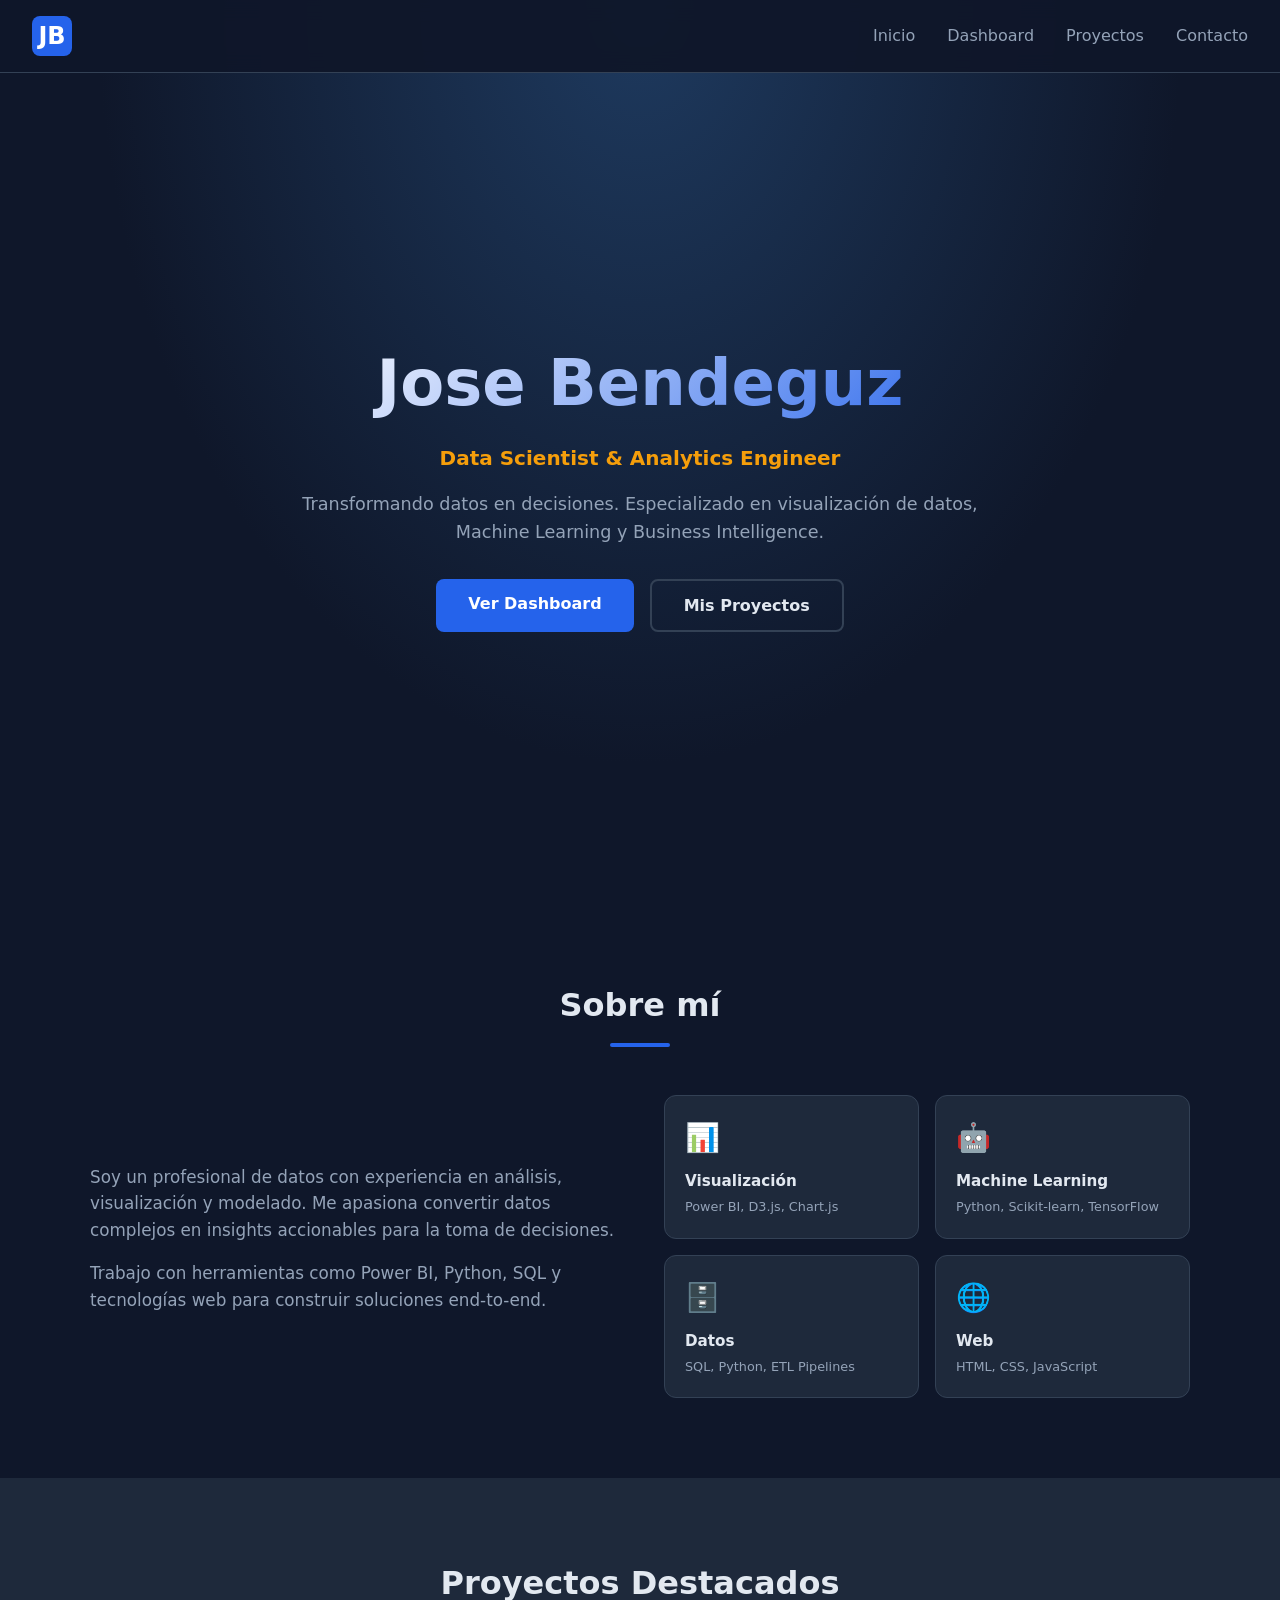
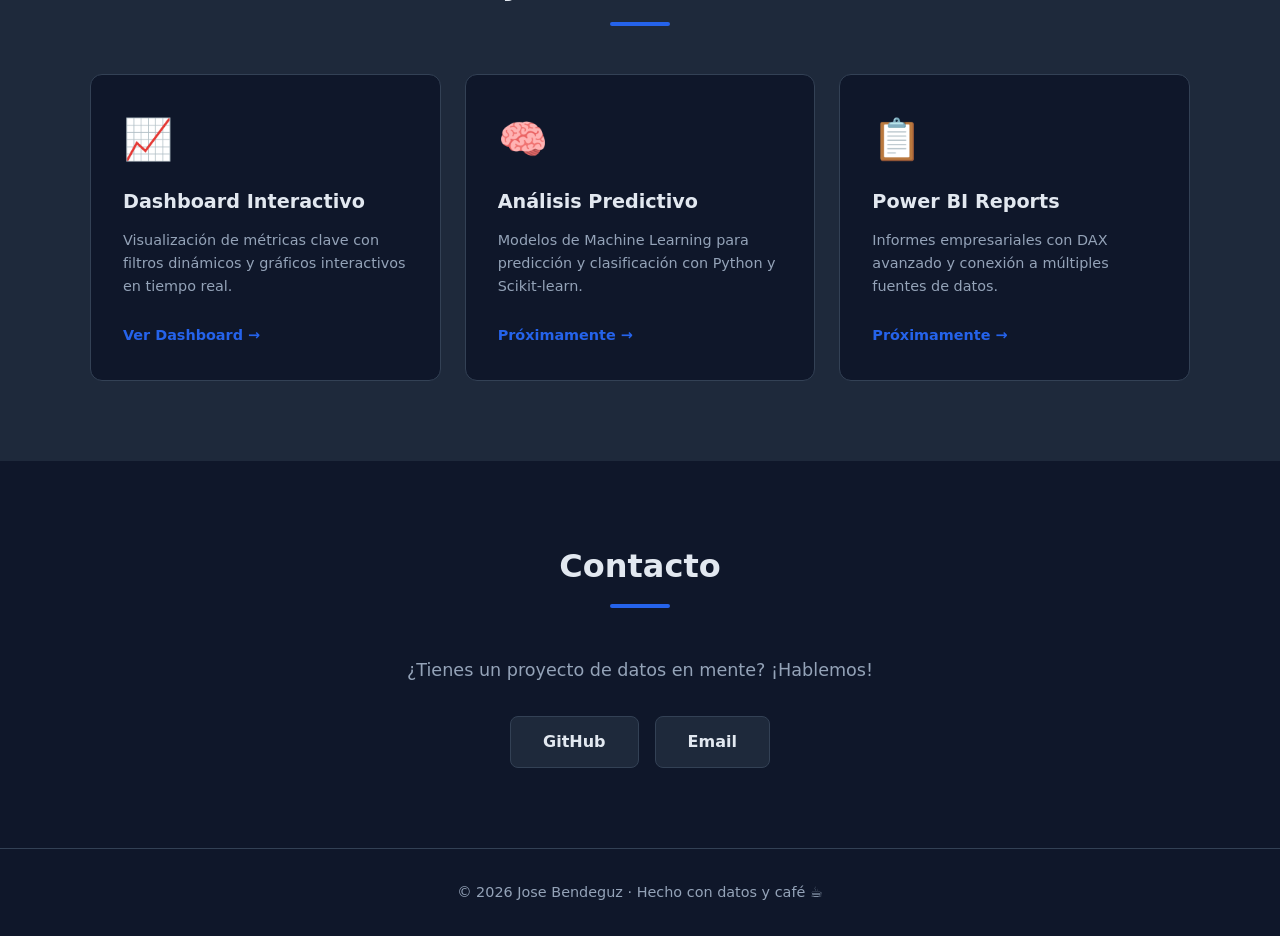
<file: index.html>
<!DOCTYPE html>
<html lang="es">
<head>
    <meta charset="UTF-8">
    <meta name="viewport" content="width=device-width, initial-scale=1.0">
    <title>Jose Bendeguz | Data Portfolio</title>
    <link rel="stylesheet" href="style.css">
</head>
<body>

    <nav class="navbar">
        <div class="nav-brand">JB</div>
        <ul class="nav-links">
            <li><a href="index.html">Inicio</a></li>
            <li><a href="dashboard.html">Dashboard</a></li>
            <li><a href="#proyectos">Proyectos</a></li>
            <li><a href="#contacto">Contacto</a></li>
        </ul>
    </nav>

    <header class="hero">
        <div class="hero-content">
            <h1>Jose Bendeguz</h1>
            <p class="hero-subtitle">Data Scientist & Analytics Engineer</p>
            <p class="hero-description">Transformando datos en decisiones. Especializado en visualización de datos, Machine Learning y Business Intelligence.</p>
            <div class="hero-buttons">
                <a href="dashboard.html" class="btn btn-primary">Ver Dashboard</a>
                <a href="#proyectos" class="btn btn-secondary">Mis Proyectos</a>
            </div>
        </div>
    </header>

    <section id="sobre-mi" class="section">
        <div class="container">
            <h2 class="section-title">Sobre mí</h2>
            <div class="about-grid">
                <div class="about-text">
                    <p>Soy un profesional de datos con experiencia en análisis, visualización y modelado. Me apasiona convertir datos complejos en insights accionables para la toma de decisiones.</p>
                    <p>Trabajo con herramientas como Power BI, Python, SQL y tecnologías web para construir soluciones end-to-end.</p>
                </div>
                <div class="skills-grid">
                    <div class="skill-card">
                        <span class="skill-icon">📊</span>
                        <h3>Visualización</h3>
                        <p>Power BI, D3.js, Chart.js</p>
                    </div>
                    <div class="skill-card">
                        <span class="skill-icon">🤖</span>
                        <h3>Machine Learning</h3>
                        <p>Python, Scikit-learn, TensorFlow</p>
                    </div>
                    <div class="skill-card">
                        <span class="skill-icon">🗄️</span>
                        <h3>Datos</h3>
                        <p>SQL, Python, ETL Pipelines</p>
                    </div>
                    <div class="skill-card">
                        <span class="skill-icon">🌐</span>
                        <h3>Web</h3>
                        <p>HTML, CSS, JavaScript</p>
                    </div>
                </div>
            </div>
        </div>
    </section>

    <section id="proyectos" class="section section-dark">
        <div class="container">
            <h2 class="section-title">Proyectos Destacados</h2>
            <div class="projects-grid">
                <div class="project-card">
                    <div class="project-header">📈</div>
                    <h3>Dashboard Interactivo</h3>
                    <p>Visualización de métricas clave con filtros dinámicos y gráficos interactivos en tiempo real.</p>
                    <a href="dashboard.html" class="project-link">Ver Dashboard →</a>
                </div>
                <div class="project-card">
                    <div class="project-header">🧠</div>
                    <h3>Análisis Predictivo</h3>
                    <p>Modelos de Machine Learning para predicción y clasificación con Python y Scikit-learn.</p>
                    <a href="#" class="project-link">Próximamente →</a>
                </div>
                <div class="project-card">
                    <div class="project-header">📋</div>
                    <h3>Power BI Reports</h3>
                    <p>Informes empresariales con DAX avanzado y conexión a múltiples fuentes de datos.</p>
                    <a href="#" class="project-link">Próximamente →</a>
                </div>
            </div>
        </div>
    </section>

    <section id="contacto" class="section">
        <div class="container">
            <h2 class="section-title">Contacto</h2>
            <div class="contact-content">
                <p>¿Tienes un proyecto de datos en mente? ¡Hablemos!</p>
                <div class="contact-links">
                    <a href="https://github.com/jbendeguz" class="contact-btn" target="_blank">GitHub</a>
                    <a href="mailto:jbendeguz@gmail.com" class="contact-btn">Email</a>
                </div>
            </div>
        </div>
    </section>

    <footer class="footer">
        <p>© 2026 Jose Bendeguz · Hecho con datos y café ☕</p>
    </footer>

    <script src="js/main.js"></script>
</body>
</html>
</file>
<file: style.css>
/* ===== Variables y Reset ===== */
:root {
    --primary: #2563eb;
    --primary-dark: #1d4ed8;
    --accent: #f59e0b;
    --dark: #0f172a;
    --dark-card: #1e293b;
    --text: #e2e8f0;
    --text-muted: #94a3b8;
    --border: #334155;
    --success: #22c55e;
    --danger: #ef4444;
    --radius: 12px;
}

* {
    margin: 0;
    padding: 0;
    box-sizing: border-box;
}

body {
    font-family: 'Segoe UI', system-ui, sans-serif;
    background: var(--dark);
    color: var(--text);
    line-height: 1.6;
}

/* ===== Navbar ===== */
.navbar {
    position: fixed;
    top: 0;
    width: 100%;
    background: rgba(15, 23, 42, 0.95);
    backdrop-filter: blur(10px);
    border-bottom: 1px solid var(--border);
    display: flex;
    align-items: center;
    justify-content: space-between;
    padding: 1rem 2rem;
    z-index: 1000;
}

.nav-brand {
    font-size: 1.5rem;
    font-weight: 800;
    color: var(--primary);
    background: var(--primary);
    color: white;
    width: 40px;
    height: 40px;
    border-radius: 8px;
    display: flex;
    align-items: center;
    justify-content: center;
}

.nav-links {
    list-style: none;
    display: flex;
    gap: 2rem;
}

.nav-links a {
    color: var(--text-muted);
    text-decoration: none;
    font-weight: 500;
    transition: color 0.2s;
}

.nav-links a:hover,
.nav-links a.active {
    color: var(--text);
}

/* ===== Hero ===== */
.hero {
    min-height: 100vh;
    display: flex;
    align-items: center;
    justify-content: center;
    text-align: center;
    padding: 6rem 2rem 2rem;
    background: radial-gradient(ellipse at top, #1e3a5f 0%, var(--dark) 60%);
}

.hero-content {
    max-width: 700px;
}

.hero h1 {
    font-size: clamp(2.5rem, 6vw, 4rem);
    font-weight: 800;
    margin-bottom: 0.5rem;
    background: linear-gradient(135deg, #fff 0%, var(--primary) 100%);
    -webkit-background-clip: text;
    -webkit-text-fill-color: transparent;
    background-clip: text;
}

.hero-subtitle {
    font-size: 1.25rem;
    color: var(--accent);
    font-weight: 600;
    margin-bottom: 1rem;
}

.hero-description {
    color: var(--text-muted);
    font-size: 1.1rem;
    margin-bottom: 2rem;
}

.hero-buttons {
    display: flex;
    gap: 1rem;
    justify-content: center;
    flex-wrap: wrap;
}

.btn {
    padding: 0.75rem 2rem;
    border-radius: 8px;
    font-weight: 600;
    text-decoration: none;
    transition: all 0.2s;
    cursor: pointer;
    border: none;
    font-size: 1rem;
}

.btn-primary {
    background: var(--primary);
    color: white;
}

.btn-primary:hover {
    background: var(--primary-dark);
    transform: translateY(-2px);
}

.btn-secondary {
    background: transparent;
    color: var(--text);
    border: 2px solid var(--border);
}

.btn-secondary:hover {
    border-color: var(--primary);
    color: var(--primary);
}

/* ===== Sections ===== */
.section {
    padding: 5rem 2rem;
}

.section-dark {
    background: var(--dark-card);
}

.container {
    max-width: 1100px;
    margin: 0 auto;
}

.section-title {
    font-size: 2rem;
    font-weight: 700;
    text-align: center;
    margin-bottom: 3rem;
    position: relative;
}

.section-title::after {
    content: '';
    display: block;
    width: 60px;
    height: 4px;
    background: var(--primary);
    margin: 0.75rem auto 0;
    border-radius: 2px;
}

/* ===== About ===== */
.about-grid {
    display: grid;
    grid-template-columns: 1fr 1fr;
    gap: 3rem;
    align-items: center;
}

.about-text p {
    color: var(--text-muted);
    margin-bottom: 1rem;
    font-size: 1.05rem;
}

.skills-grid {
    display: grid;
    grid-template-columns: 1fr 1fr;
    gap: 1rem;
}

.skill-card {
    background: var(--dark-card);
    border: 1px solid var(--border);
    border-radius: var(--radius);
    padding: 1.25rem;
    transition: border-color 0.2s;
}

.skill-card:hover {
    border-color: var(--primary);
}

.skill-icon {
    font-size: 1.75rem;
    display: block;
    margin-bottom: 0.5rem;
}

.skill-card h3 {
    font-size: 0.95rem;
    margin-bottom: 0.25rem;
}

.skill-card p {
    font-size: 0.8rem;
    color: var(--text-muted);
}

/* ===== Projects ===== */
.projects-grid {
    display: grid;
    grid-template-columns: repeat(auto-fit, minmax(280px, 1fr));
    gap: 1.5rem;
}

.project-card {
    background: var(--dark);
    border: 1px solid var(--border);
    border-radius: var(--radius);
    padding: 2rem;
    transition: all 0.2s;
}

.project-card:hover {
    border-color: var(--primary);
    transform: translateY(-4px);
}

.project-header {
    font-size: 2.5rem;
    margin-bottom: 1rem;
}

.project-card h3 {
    font-size: 1.2rem;
    margin-bottom: 0.75rem;
}

.project-card p {
    color: var(--text-muted);
    font-size: 0.9rem;
    margin-bottom: 1.5rem;
}

.project-link {
    color: var(--primary);
    text-decoration: none;
    font-weight: 600;
    font-size: 0.9rem;
}

.project-link:hover {
    text-decoration: underline;
}

/* ===== Contact ===== */
.contact-content {
    text-align: center;
}

.contact-content p {
    color: var(--text-muted);
    font-size: 1.1rem;
    margin-bottom: 2rem;
}

.contact-links {
    display: flex;
    gap: 1rem;
    justify-content: center;
}

.contact-btn {
    padding: 0.75rem 2rem;
    background: var(--dark-card);
    border: 1px solid var(--border);
    border-radius: 8px;
    color: var(--text);
    text-decoration: none;
    font-weight: 600;
    transition: all 0.2s;
}

.contact-btn:hover {
    border-color: var(--primary);
    color: var(--primary);
}

/* ===== Footer ===== */
.footer {
    text-align: center;
    padding: 2rem;
    border-top: 1px solid var(--border);
    color: var(--text-muted);
    font-size: 0.9rem;
}

/* ===== Dashboard ===== */
.dashboard-container {
    max-width: 1300px;
    margin: 0 auto;
    padding: 6rem 2rem 3rem;
}

.dashboard-header {
    margin-bottom: 2rem;
}

.dashboard-header h1 {
    font-size: 2rem;
    font-weight: 700;
    margin-bottom: 0.25rem;
}

.dashboard-header p {
    color: var(--text-muted);
    margin-bottom: 1.5rem;
}

.dashboard-filters {
    display: flex;
    gap: 1rem;
    flex-wrap: wrap;
}

.filter-select {
    background: var(--dark-card);
    border: 1px solid var(--border);
    color: var(--text);
    padding: 0.5rem 1rem;
    border-radius: 8px;
    font-size: 0.9rem;
    cursor: pointer;
}

.filter-select:focus {
    outline: none;
    border-color: var(--primary);
}

/* ===== KPI Cards ===== */
.kpi-row {
    display: grid;
    grid-template-columns: repeat(auto-fit, minmax(200px, 1fr));
    gap: 1rem;
    margin-bottom: 2rem;
}

.kpi-card {
    background: var(--dark-card);
    border: 1px solid var(--border);
    border-radius: var(--radius);
    padding: 1.5rem;
    transition: border-color 0.2s;
}

.kpi-card:hover {
    border-color: var(--primary);
}

.kpi-value {
    font-size: 2rem;
    font-weight: 800;
    color: var(--text);
    margin-bottom: 0.25rem;
}

.kpi-label {
    font-size: 0.85rem;
    color: var(--text-muted);
    margin-bottom: 0.5rem;
}

.kpi-trend {
    font-size: 0.85rem;
    font-weight: 600;
}

.kpi-trend.positive { color: var(--success); }
.kpi-trend.negative { color: var(--danger); }

/* ===== Charts ===== */
.charts-grid {
    display: grid;
    grid-template-columns: 1fr 1fr;
    gap: 1.5rem;
}

.chart-card {
    background: var(--dark-card);
    border: 1px solid var(--border);
    border-radius: var(--radius);
    padding: 1.5rem;
}

.chart-card.chart-wide {
    grid-column: span 2;
}

.chart-title {
    font-size: 1rem;
    font-weight: 600;
    margin-bottom: 1.25rem;
    color: var(--text-muted);
}

/* ===== Responsive ===== */
@media (max-width: 768px) {
    .about-grid {
        grid-template-columns: 1fr;
    }

    .charts-grid {
        grid-template-columns: 1fr;
    }

    .chart-card.chart-wide {
        grid-column: span 1;
    }

    .nav-links {
        gap: 1rem;
        font-size: 0.9rem;
    }
}
</file>
